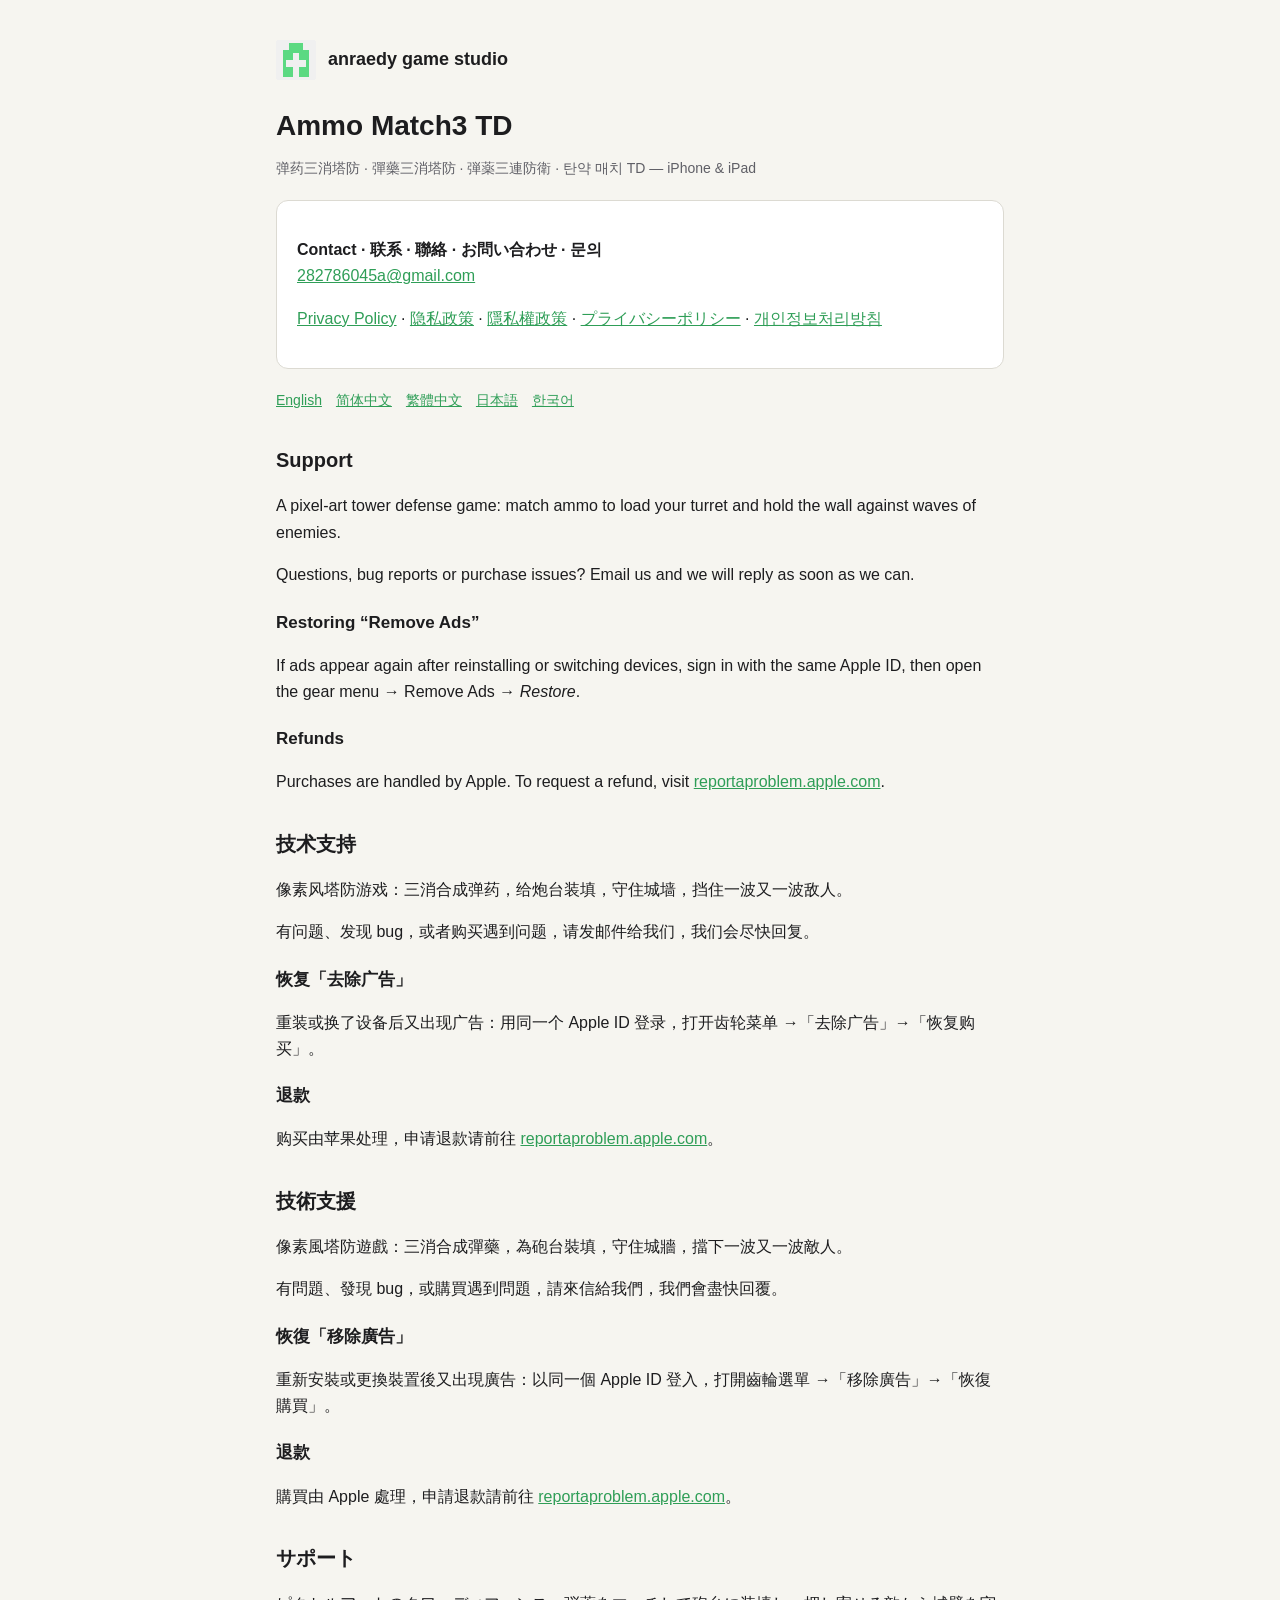
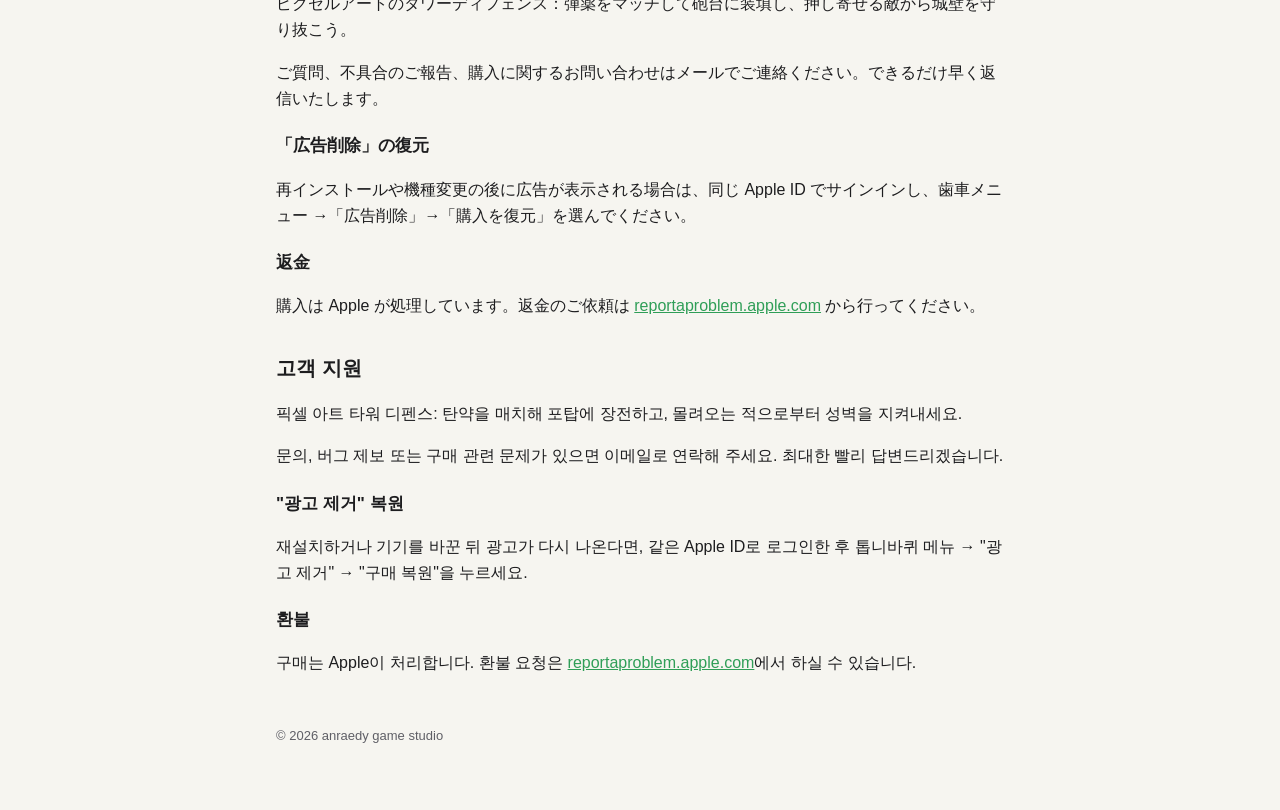
<file: index.html>
<!doctype html>
<html lang="en">
<head>
<meta charset="utf-8">
<meta name="viewport" content="width=device-width,initial-scale=1">
<title>anraedy game studio</title>
<meta name="description" content="anraedy game studio — makers of Ammo Match3 TD.">
<link rel="icon" href="assets/logo.svg">
<link rel="stylesheet" href="assets/style.css">
</head>
<body>
<main>
<header><img class="logo" src="assets/logo.svg" alt=""><a href="./">anraedy game studio</a></header>

<h1>Ammo Match3 TD</h1>
<p class="muted">弹药三消塔防 · 彈藥三消塔防 · 弾薬三連防衛 · 탄약 매치 TD — iPhone &amp; iPad</p>

<div class="card">
<p><strong>Contact · 联系 · 聯絡 · お問い合わせ · 문의</strong><br>
<a href="mailto:282786045a@gmail.com">282786045a@gmail.com</a></p>
<p><a href="privacy.html">Privacy Policy</a> · <a href="privacy.html#zh-hans">隐私政策</a> · <a href="privacy.html#zh-hant">隱私權政策</a> · <a href="privacy.html#ja">プライバシーポリシー</a> · <a href="privacy.html#ko">개인정보처리방침</a></p>
</div>

<nav class="lang"><a href="#en">English</a><a href="#zh-hans">简体中文</a><a href="#zh-hant">繁體中文</a><a href="#ja">日本語</a><a href="#ko">한국어</a></nav>

<section id="en">
<h2>Support</h2>
<p>A pixel-art tower defense game: match ammo to load your turret and hold the wall against waves of enemies.</p>
<p>Questions, bug reports or purchase issues? Email us and we will reply as soon as we can.</p>
<h3>Restoring “Remove Ads”</h3>
<p>If ads appear again after reinstalling or switching devices, sign in with the same Apple ID, then open the gear menu → Remove Ads → <em>Restore</em>.</p>
<h3>Refunds</h3>
<p>Purchases are handled by Apple. To request a refund, visit <a href="https://reportaproblem.apple.com">reportaproblem.apple.com</a>.</p>
</section>

<section id="zh-hans">
<h2>技术支持</h2>
<p>像素风塔防游戏：三消合成弹药，给炮台装填，守住城墙，挡住一波又一波敌人。</p>
<p>有问题、发现 bug，或者购买遇到问题，请发邮件给我们，我们会尽快回复。</p>
<h3>恢复「去除广告」</h3>
<p>重装或换了设备后又出现广告：用同一个 Apple ID 登录，打开齿轮菜单 →「去除广告」→「恢复购买」。</p>
<h3>退款</h3>
<p>购买由苹果处理，申请退款请前往 <a href="https://reportaproblem.apple.com">reportaproblem.apple.com</a>。</p>
</section>

<section id="zh-hant">
<h2>技術支援</h2>
<p>像素風塔防遊戲：三消合成彈藥，為砲台裝填，守住城牆，擋下一波又一波敵人。</p>
<p>有問題、發現 bug，或購買遇到問題，請來信給我們，我們會盡快回覆。</p>
<h3>恢復「移除廣告」</h3>
<p>重新安裝或更換裝置後又出現廣告：以同一個 Apple ID 登入，打開齒輪選單 →「移除廣告」→「恢復購買」。</p>
<h3>退款</h3>
<p>購買由 Apple 處理，申請退款請前往 <a href="https://reportaproblem.apple.com">reportaproblem.apple.com</a>。</p>
</section>

<section id="ja">
<h2>サポート</h2>
<p>ピクセルアートのタワーディフェンス：弾薬をマッチして砲台に装填し、押し寄せる敵から城壁を守り抜こう。</p>
<p>ご質問、不具合のご報告、購入に関するお問い合わせはメールでご連絡ください。できるだけ早く返信いたします。</p>
<h3>「広告削除」の復元</h3>
<p>再インストールや機種変更の後に広告が表示される場合は、同じ Apple ID でサインインし、歯車メニュー →「広告削除」→「購入を復元」を選んでください。</p>
<h3>返金</h3>
<p>購入は Apple が処理しています。返金のご依頼は <a href="https://reportaproblem.apple.com">reportaproblem.apple.com</a> から行ってください。</p>
</section>

<section id="ko">
<h2>고객 지원</h2>
<p>픽셀 아트 타워 디펜스: 탄약을 매치해 포탑에 장전하고, 몰려오는 적으로부터 성벽을 지켜내세요.</p>
<p>문의, 버그 제보 또는 구매 관련 문제가 있으면 이메일로 연락해 주세요. 최대한 빨리 답변드리겠습니다.</p>
<h3>"광고 제거" 복원</h3>
<p>재설치하거나 기기를 바꾼 뒤 광고가 다시 나온다면, 같은 Apple ID로 로그인한 후 톱니바퀴 메뉴 → "광고 제거" → "구매 복원"을 누르세요.</p>
<h3>환불</h3>
<p>구매는 Apple이 처리합니다. 환불 요청은 <a href="https://reportaproblem.apple.com">reportaproblem.apple.com</a>에서 하실 수 있습니다.</p>
</section>

<footer>© 2026 anraedy game studio</footer>
</main>
</body>
</html>
</file>
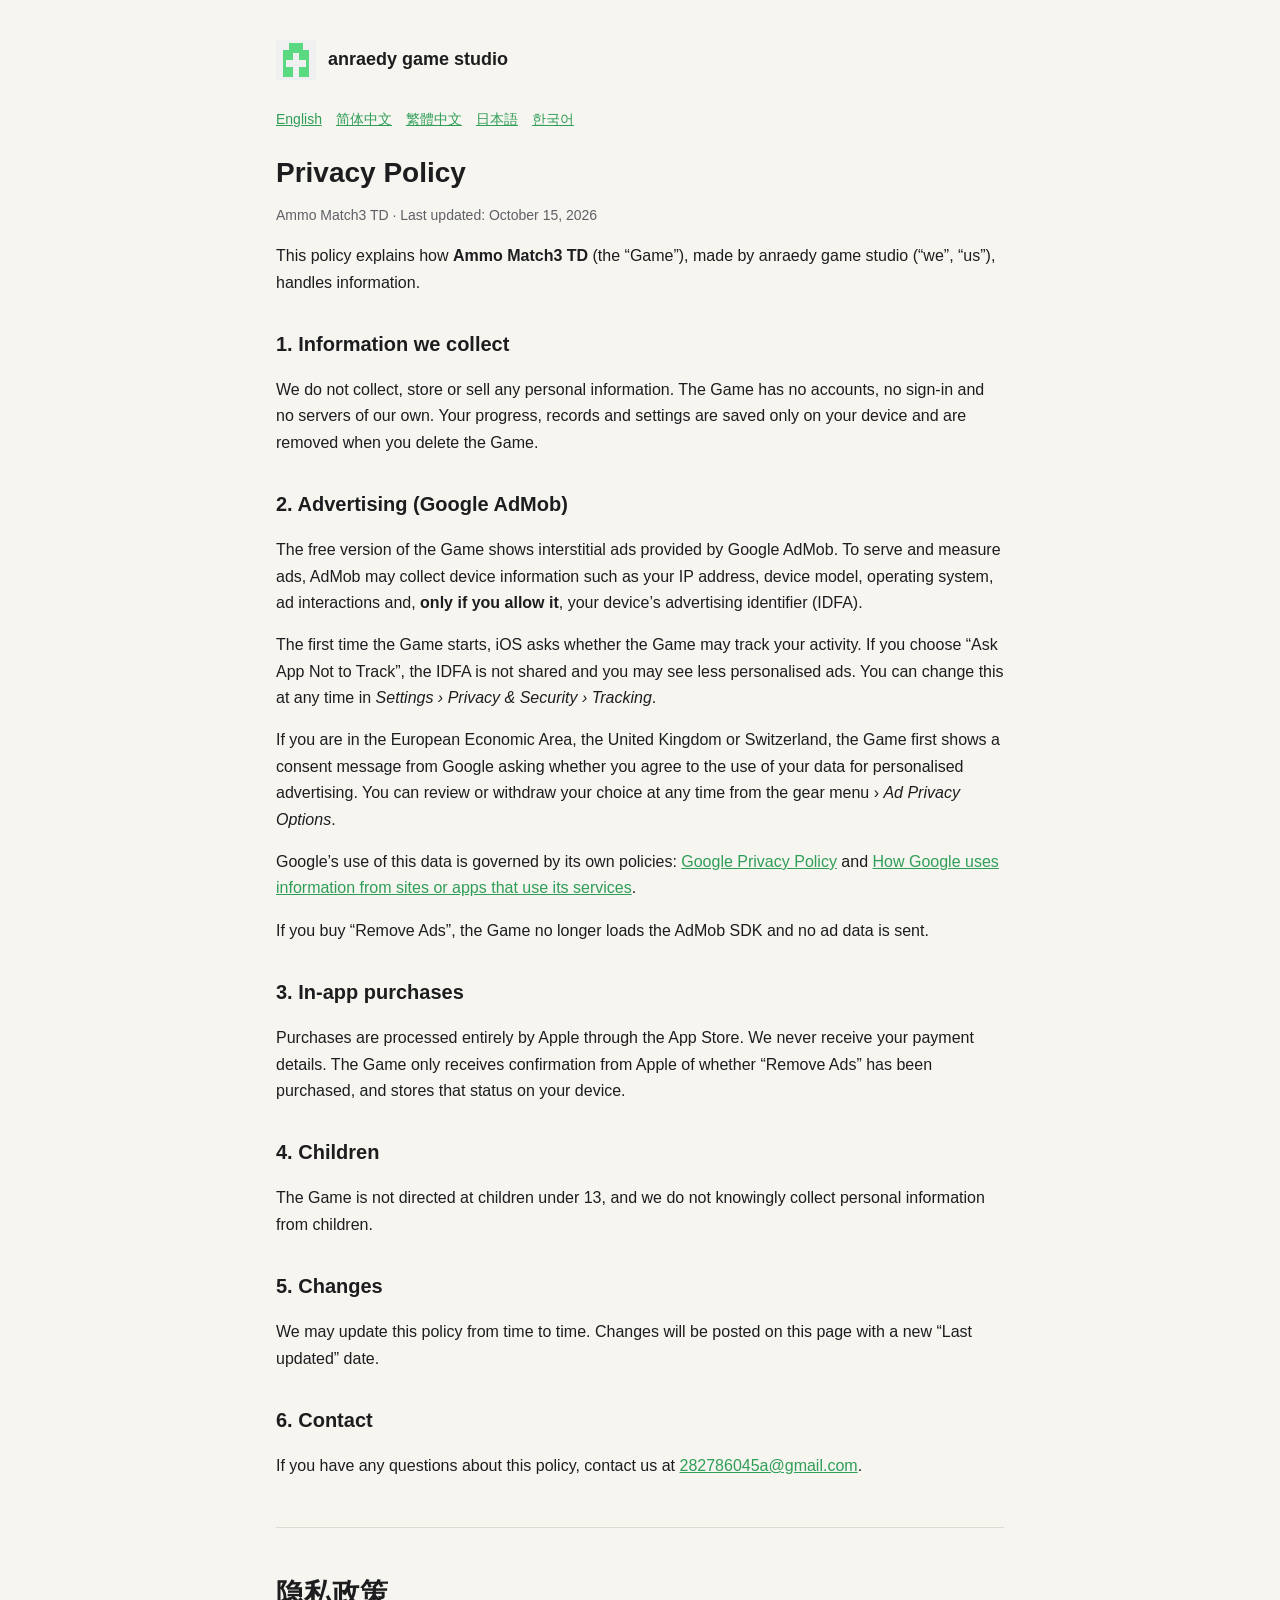
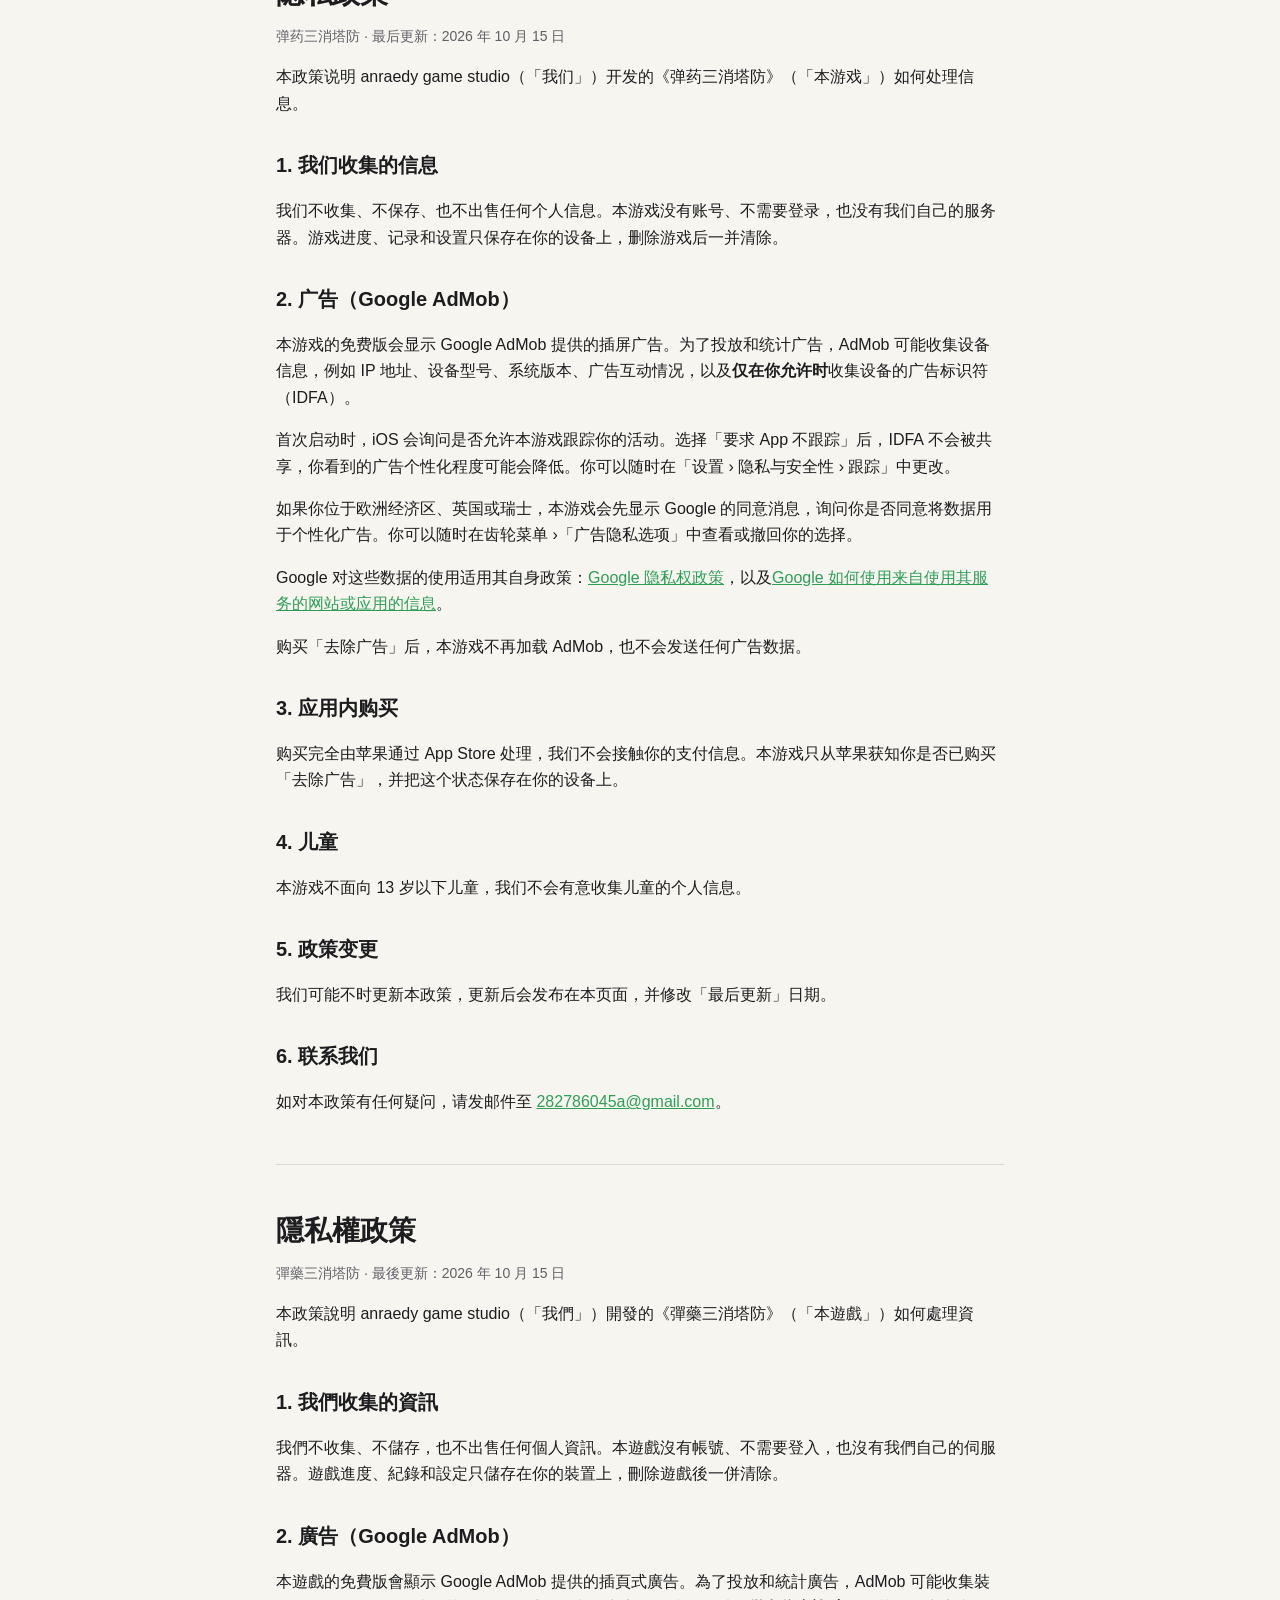
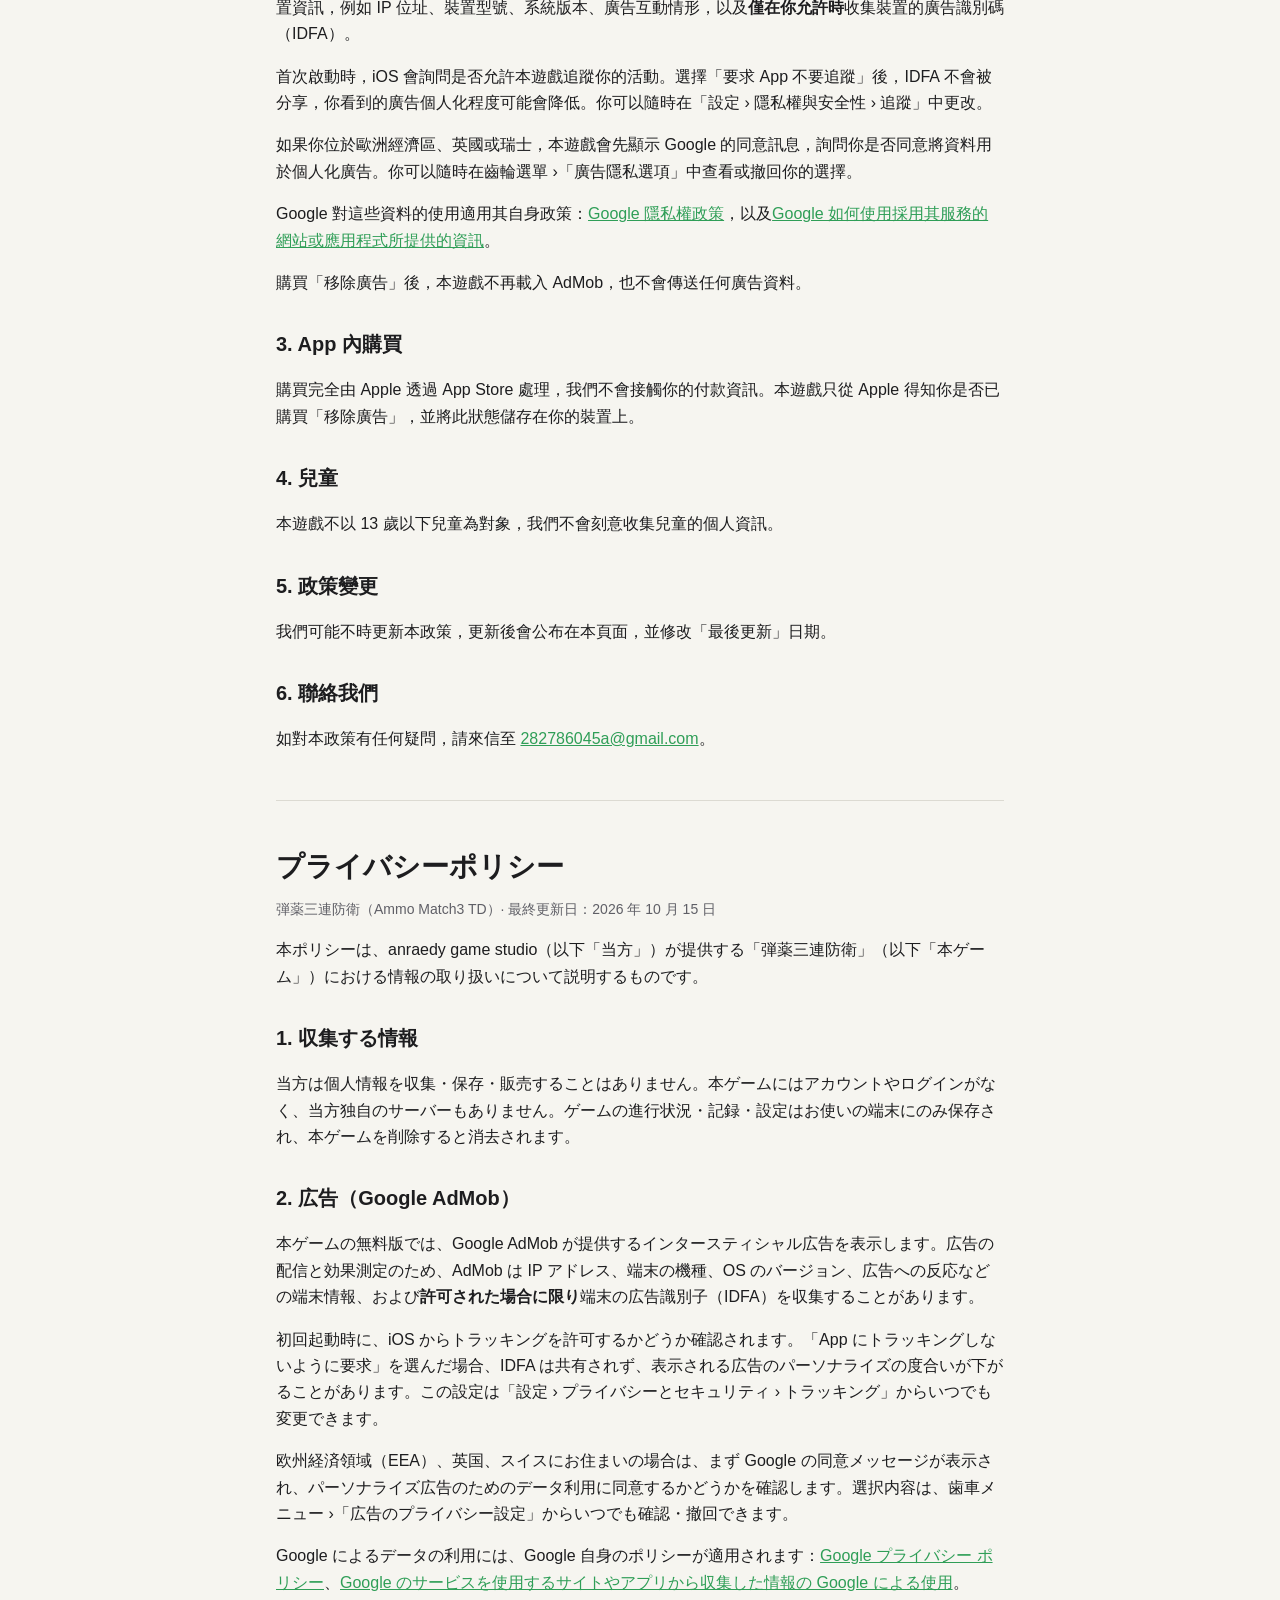
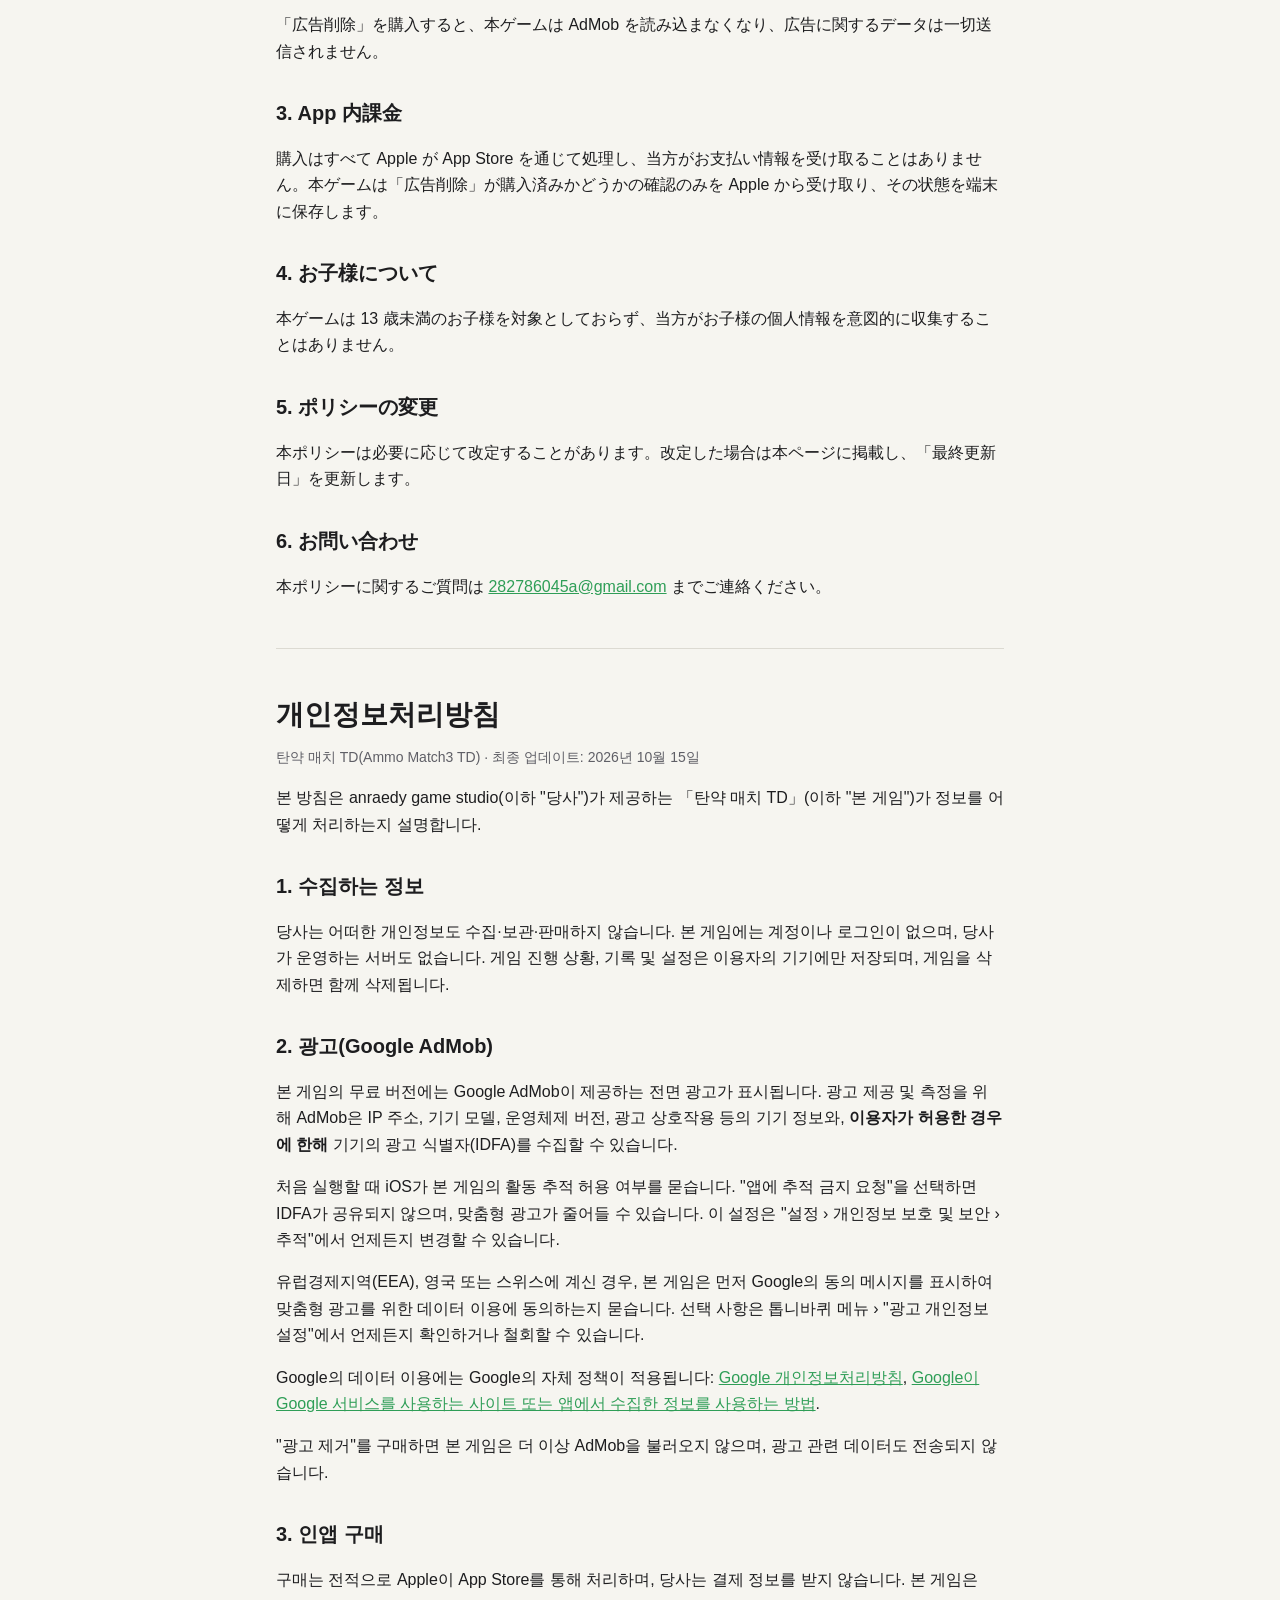
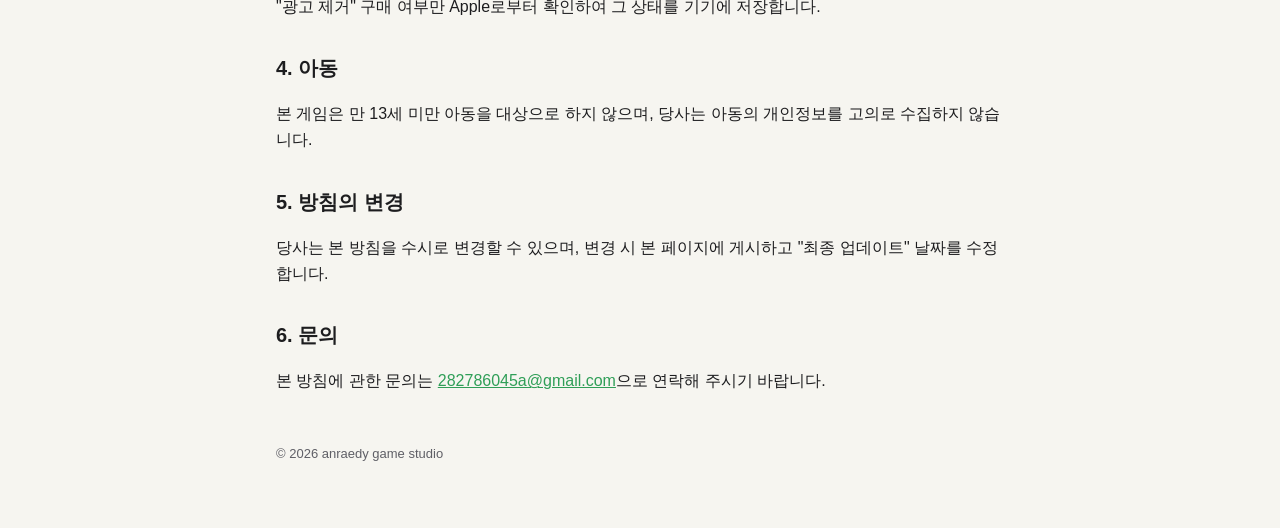
<file: privacy.html>
<!doctype html>
<html lang="en">
<head>
<meta charset="utf-8">
<meta name="viewport" content="width=device-width,initial-scale=1">
<title>Privacy Policy</title>
<meta name="description" content="Privacy Policy for Ammo Match3 TD by anraedy game studio.">
<link rel="icon" href="assets/logo.svg">
<link rel="stylesheet" href="assets/style.css">
</head>
<body>
<main>
<header><img class="logo" src="assets/logo.svg" alt=""><a href="./">anraedy game studio</a></header>

<nav class="lang"><a href="#en">English</a><a href="#zh-hans">简体中文</a><a href="#zh-hant">繁體中文</a><a href="#ja">日本語</a><a href="#ko">한국어</a></nav>

<section id="en">
<h1>Privacy Policy</h1>
<p class="muted">Ammo Match3 TD · Last updated: October 15, 2026</p>

<p>This policy explains how <strong>Ammo Match3 TD</strong> (the “Game”), made by anraedy game studio (“we”, “us”), handles information.</p>

<h2>1. Information we collect</h2>
<p>We do not collect, store or sell any personal information. The Game has no accounts, no sign-in and no servers of our own. Your progress, records and settings are saved only on your device and are removed when you delete the Game.</p>

<h2>2. Advertising (Google AdMob)</h2>
<p>The free version of the Game shows interstitial ads provided by Google AdMob. To serve and measure ads, AdMob may collect device information such as your IP address, device model, operating system, ad interactions and, <strong>only if you allow it</strong>, your device’s advertising identifier (IDFA).</p>
<p>The first time the Game starts, iOS asks whether the Game may track your activity. If you choose “Ask App Not to Track”, the IDFA is not shared and you may see less personalised ads. You can change this at any time in <em>Settings › Privacy &amp; Security › Tracking</em>.</p>
<p>If you are in the European Economic Area, the United Kingdom or Switzerland, the Game first shows a consent message from Google asking whether you agree to the use of your data for personalised advertising. You can review or withdraw your choice at any time from the gear menu › <em>Ad Privacy Options</em>.</p>
<p>Google’s use of this data is governed by its own policies: <a href="https://policies.google.com/privacy">Google Privacy Policy</a> and <a href="https://policies.google.com/technologies/partner-sites">How Google uses information from sites or apps that use its services</a>.</p>
<p>If you buy “Remove Ads”, the Game no longer loads the AdMob SDK and no ad data is sent.</p>

<h2>3. In-app purchases</h2>
<p>Purchases are processed entirely by Apple through the App Store. We never receive your payment details. The Game only receives confirmation from Apple of whether “Remove Ads” has been purchased, and stores that status on your device.</p>

<h2>4. Children</h2>
<p>The Game is not directed at children under 13, and we do not knowingly collect personal information from children.</p>

<h2>5. Changes</h2>
<p>We may update this policy from time to time. Changes will be posted on this page with a new “Last updated” date.</p>

<h2>6. Contact</h2>
<p>If you have any questions about this policy, contact us at <a href="mailto:282786045a@gmail.com">282786045a@gmail.com</a>.</p>
</section>

<hr>

<section id="zh-hans">
<h1>隐私政策</h1>
<p class="muted">弹药三消塔防 · 最后更新：2026 年 10 月 15 日</p>

<p>本政策说明 anraedy game studio（「我们」）开发的《弹药三消塔防》（「本游戏」）如何处理信息。</p>

<h2>1. 我们收集的信息</h2>
<p>我们不收集、不保存、也不出售任何个人信息。本游戏没有账号、不需要登录，也没有我们自己的服务器。游戏进度、记录和设置只保存在你的设备上，删除游戏后一并清除。</p>

<h2>2. 广告（Google AdMob）</h2>
<p>本游戏的免费版会显示 Google AdMob 提供的插屏广告。为了投放和统计广告，AdMob 可能收集设备信息，例如 IP 地址、设备型号、系统版本、广告互动情况，以及<strong>仅在你允许时</strong>收集设备的广告标识符（IDFA）。</p>
<p>首次启动时，iOS 会询问是否允许本游戏跟踪你的活动。选择「要求 App 不跟踪」后，IDFA 不会被共享，你看到的广告个性化程度可能会降低。你可以随时在「设置 › 隐私与安全性 › 跟踪」中更改。</p>
<p>如果你位于欧洲经济区、英国或瑞士，本游戏会先显示 Google 的同意消息，询问你是否同意将数据用于个性化广告。你可以随时在齿轮菜单 ›「广告隐私选项」中查看或撤回你的选择。</p>
<p>Google 对这些数据的使用适用其自身政策：<a href="https://policies.google.com/privacy">Google 隐私权政策</a>，以及<a href="https://policies.google.com/technologies/partner-sites">Google 如何使用来自使用其服务的网站或应用的信息</a>。</p>
<p>购买「去除广告」后，本游戏不再加载 AdMob，也不会发送任何广告数据。</p>

<h2>3. 应用内购买</h2>
<p>购买完全由苹果通过 App Store 处理，我们不会接触你的支付信息。本游戏只从苹果获知你是否已购买「去除广告」，并把这个状态保存在你的设备上。</p>

<h2>4. 儿童</h2>
<p>本游戏不面向 13 岁以下儿童，我们不会有意收集儿童的个人信息。</p>

<h2>5. 政策变更</h2>
<p>我们可能不时更新本政策，更新后会发布在本页面，并修改「最后更新」日期。</p>

<h2>6. 联系我们</h2>
<p>如对本政策有任何疑问，请发邮件至 <a href="mailto:282786045a@gmail.com">282786045a@gmail.com</a>。</p>
</section>

<hr>

<section id="zh-hant">
<h1>隱私權政策</h1>
<p class="muted">彈藥三消塔防 · 最後更新：2026 年 10 月 15 日</p>

<p>本政策說明 anraedy game studio（「我們」）開發的《彈藥三消塔防》（「本遊戲」）如何處理資訊。</p>

<h2>1. 我們收集的資訊</h2>
<p>我們不收集、不儲存，也不出售任何個人資訊。本遊戲沒有帳號、不需要登入，也沒有我們自己的伺服器。遊戲進度、紀錄和設定只儲存在你的裝置上，刪除遊戲後一併清除。</p>

<h2>2. 廣告（Google AdMob）</h2>
<p>本遊戲的免費版會顯示 Google AdMob 提供的插頁式廣告。為了投放和統計廣告，AdMob 可能收集裝置資訊，例如 IP 位址、裝置型號、系統版本、廣告互動情形，以及<strong>僅在你允許時</strong>收集裝置的廣告識別碼（IDFA）。</p>
<p>首次啟動時，iOS 會詢問是否允許本遊戲追蹤你的活動。選擇「要求 App 不要追蹤」後，IDFA 不會被分享，你看到的廣告個人化程度可能會降低。你可以隨時在「設定 › 隱私權與安全性 › 追蹤」中更改。</p>
<p>如果你位於歐洲經濟區、英國或瑞士，本遊戲會先顯示 Google 的同意訊息，詢問你是否同意將資料用於個人化廣告。你可以隨時在齒輪選單 ›「廣告隱私選項」中查看或撤回你的選擇。</p>
<p>Google 對這些資料的使用適用其自身政策：<a href="https://policies.google.com/privacy">Google 隱私權政策</a>，以及<a href="https://policies.google.com/technologies/partner-sites">Google 如何使用採用其服務的網站或應用程式所提供的資訊</a>。</p>
<p>購買「移除廣告」後，本遊戲不再載入 AdMob，也不會傳送任何廣告資料。</p>

<h2>3. App 內購買</h2>
<p>購買完全由 Apple 透過 App Store 處理，我們不會接觸你的付款資訊。本遊戲只從 Apple 得知你是否已購買「移除廣告」，並將此狀態儲存在你的裝置上。</p>

<h2>4. 兒童</h2>
<p>本遊戲不以 13 歲以下兒童為對象，我們不會刻意收集兒童的個人資訊。</p>

<h2>5. 政策變更</h2>
<p>我們可能不時更新本政策，更新後會公布在本頁面，並修改「最後更新」日期。</p>

<h2>6. 聯絡我們</h2>
<p>如對本政策有任何疑問，請來信至 <a href="mailto:282786045a@gmail.com">282786045a@gmail.com</a>。</p>
</section>

<hr>

<section id="ja">
<h1>プライバシーポリシー</h1>
<p class="muted">弾薬三連防衛（Ammo Match3 TD）· 最終更新日：2026 年 10 月 15 日</p>

<p>本ポリシーは、anraedy game studio（以下「当方」）が提供する「弾薬三連防衛」（以下「本ゲーム」）における情報の取り扱いについて説明するものです。</p>

<h2>1. 収集する情報</h2>
<p>当方は個人情報を収集・保存・販売することはありません。本ゲームにはアカウントやログインがなく、当方独自のサーバーもありません。ゲームの進行状況・記録・設定はお使いの端末にのみ保存され、本ゲームを削除すると消去されます。</p>

<h2>2. 広告（Google AdMob）</h2>
<p>本ゲームの無料版では、Google AdMob が提供するインタースティシャル広告を表示します。広告の配信と効果測定のため、AdMob は IP アドレス、端末の機種、OS のバージョン、広告への反応などの端末情報、および<strong>許可された場合に限り</strong>端末の広告識別子（IDFA）を収集することがあります。</p>
<p>初回起動時に、iOS からトラッキングを許可するかどうか確認されます。「App にトラッキングしないように要求」を選んだ場合、IDFA は共有されず、表示される広告のパーソナライズの度合いが下がることがあります。この設定は「設定 › プライバシーとセキュリティ › トラッキング」からいつでも変更できます。</p>
<p>欧州経済領域（EEA）、英国、スイスにお住まいの場合は、まず Google の同意メッセージが表示され、パーソナライズ広告のためのデータ利用に同意するかどうかを確認します。選択内容は、歯車メニュー ›「広告のプライバシー設定」からいつでも確認・撤回できます。</p>
<p>Google によるデータの利用には、Google 自身のポリシーが適用されます：<a href="https://policies.google.com/privacy">Google プライバシー ポリシー</a>、<a href="https://policies.google.com/technologies/partner-sites">Google のサービスを使用するサイトやアプリから収集した情報の Google による使用</a>。</p>
<p>「広告削除」を購入すると、本ゲームは AdMob を読み込まなくなり、広告に関するデータは一切送信されません。</p>

<h2>3. App 内課金</h2>
<p>購入はすべて Apple が App Store を通じて処理し、当方がお支払い情報を受け取ることはありません。本ゲームは「広告削除」が購入済みかどうかの確認のみを Apple から受け取り、その状態を端末に保存します。</p>

<h2>4. お子様について</h2>
<p>本ゲームは 13 歳未満のお子様を対象としておらず、当方がお子様の個人情報を意図的に収集することはありません。</p>

<h2>5. ポリシーの変更</h2>
<p>本ポリシーは必要に応じて改定することがあります。改定した場合は本ページに掲載し、「最終更新日」を更新します。</p>

<h2>6. お問い合わせ</h2>
<p>本ポリシーに関するご質問は <a href="mailto:282786045a@gmail.com">282786045a@gmail.com</a> までご連絡ください。</p>
</section>

<hr>

<section id="ko">
<h1>개인정보처리방침</h1>
<p class="muted">탄약 매치 TD(Ammo Match3 TD) · 최종 업데이트: 2026년 10월 15일</p>

<p>본 방침은 anraedy game studio(이하 "당사")가 제공하는 「탄약 매치 TD」(이하 "본 게임")가 정보를 어떻게 처리하는지 설명합니다.</p>

<h2>1. 수집하는 정보</h2>
<p>당사는 어떠한 개인정보도 수집·보관·판매하지 않습니다. 본 게임에는 계정이나 로그인이 없으며, 당사가 운영하는 서버도 없습니다. 게임 진행 상황, 기록 및 설정은 이용자의 기기에만 저장되며, 게임을 삭제하면 함께 삭제됩니다.</p>

<h2>2. 광고(Google AdMob)</h2>
<p>본 게임의 무료 버전에는 Google AdMob이 제공하는 전면 광고가 표시됩니다. 광고 제공 및 측정을 위해 AdMob은 IP 주소, 기기 모델, 운영체제 버전, 광고 상호작용 등의 기기 정보와, <strong>이용자가 허용한 경우에 한해</strong> 기기의 광고 식별자(IDFA)를 수집할 수 있습니다.</p>
<p>처음 실행할 때 iOS가 본 게임의 활동 추적 허용 여부를 묻습니다. "앱에 추적 금지 요청"을 선택하면 IDFA가 공유되지 않으며, 맞춤형 광고가 줄어들 수 있습니다. 이 설정은 "설정 › 개인정보 보호 및 보안 › 추적"에서 언제든지 변경할 수 있습니다.</p>
<p>유럽경제지역(EEA), 영국 또는 스위스에 계신 경우, 본 게임은 먼저 Google의 동의 메시지를 표시하여 맞춤형 광고를 위한 데이터 이용에 동의하는지 묻습니다. 선택 사항은 톱니바퀴 메뉴 › "광고 개인정보 설정"에서 언제든지 확인하거나 철회할 수 있습니다.</p>
<p>Google의 데이터 이용에는 Google의 자체 정책이 적용됩니다: <a href="https://policies.google.com/privacy">Google 개인정보처리방침</a>, <a href="https://policies.google.com/technologies/partner-sites">Google이 Google 서비스를 사용하는 사이트 또는 앱에서 수집한 정보를 사용하는 방법</a>.</p>
<p>"광고 제거"를 구매하면 본 게임은 더 이상 AdMob을 불러오지 않으며, 광고 관련 데이터도 전송되지 않습니다.</p>

<h2>3. 인앱 구매</h2>
<p>구매는 전적으로 Apple이 App Store를 통해 처리하며, 당사는 결제 정보를 받지 않습니다. 본 게임은 "광고 제거" 구매 여부만 Apple로부터 확인하여 그 상태를 기기에 저장합니다.</p>

<h2>4. 아동</h2>
<p>본 게임은 만 13세 미만 아동을 대상으로 하지 않으며, 당사는 아동의 개인정보를 고의로 수집하지 않습니다.</p>

<h2>5. 방침의 변경</h2>
<p>당사는 본 방침을 수시로 변경할 수 있으며, 변경 시 본 페이지에 게시하고 "최종 업데이트" 날짜를 수정합니다.</p>

<h2>6. 문의</h2>
<p>본 방침에 관한 문의는 <a href="mailto:282786045a@gmail.com">282786045a@gmail.com</a>으로 연락해 주시기 바랍니다.</p>
</section>

<footer>© 2026 anraedy game studio</footer>
</main>
</body>
</html>
</file>
<file: assets/style.css>
:root{--bg:#f6f5f0;--fg:#1d1d1f;--muted:#5f5f66;--card:#ffffff;--line:#dcdad2;--accent:#2f9e57}
@media (prefers-color-scheme:dark){:root{--bg:#111214;--fg:#ececec;--muted:#a3a3ab;--card:#1b1c1f;--line:#2e2f34;--accent:#5bd982}}
*{box-sizing:border-box}
body{margin:0;background:var(--bg);color:var(--fg);font:16px/1.65 -apple-system,BlinkMacSystemFont,"Segoe UI","PingFang SC","Hiragino Sans GB","Microsoft YaHei",sans-serif}
main{max-width:760px;margin:0 auto;padding:40px 16px 64px}
header{display:flex;align-items:center;gap:12px;margin-bottom:28px}
header .logo{width:40px;height:40px;image-rendering:pixelated}
header a{color:var(--fg);text-decoration:none;font-weight:700;font-size:18px}
h1{font-size:28px;line-height:1.25;margin:0 0 6px}
h2{font-size:20px;margin:32px 0 8px}
h3{font-size:17px;margin:20px 0 4px}
p,li{color:var(--fg)}
.muted{color:var(--muted);font-size:14px}
.card{background:var(--card);border:1px solid var(--line);border-radius:12px;padding:20px;margin:20px 0}
a{color:var(--accent)}
nav.lang{display:flex;flex-wrap:wrap;gap:8px 14px;font-size:14px;margin:8px 0 24px}
hr{border:0;border-top:1px solid var(--line);margin:48px 0}
footer{color:var(--muted);font-size:13px;margin-top:48px}
</file>
